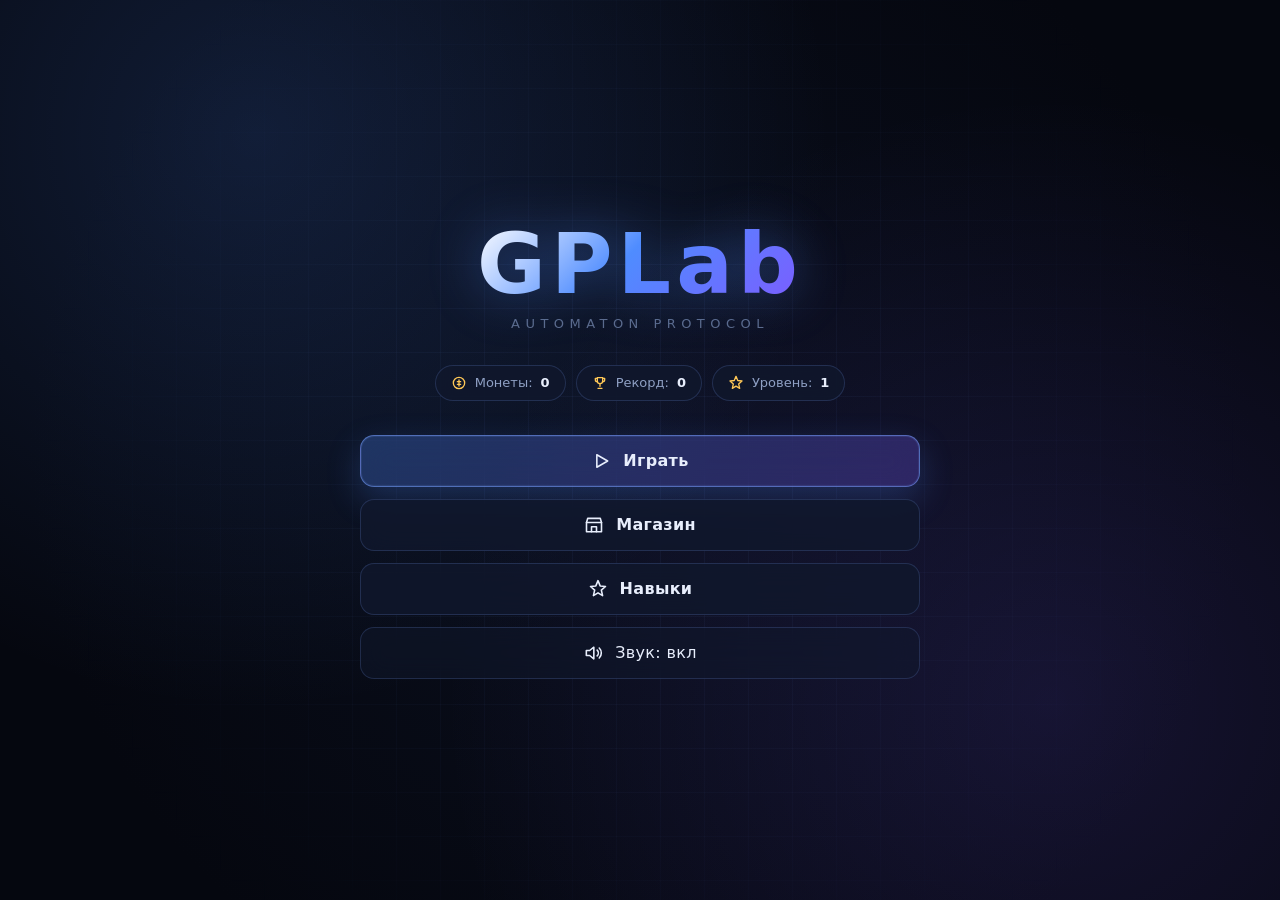
<file: game/index.html>
<!DOCTYPE html>
<html lang="ru">
<head>
<meta charset="UTF-8">
<meta name="viewport" content="width=device-width, initial-scale=1.0, maximum-scale=1.0, user-scalable=no">
<title>GPLab — Игра</title>
<link rel="stylesheet" href="css/style.css">
</head>
<body>

<!-- ============================================================
     БИБЛИОТЕКА ИКОНОК (SVG symbols)
     ============================================================ -->
<svg width="0" height="0" style="position:absolute" aria-hidden="true">
  <defs>
    <symbol id="i-play" viewBox="0 0 24 24"><path d="M7 4.5v15l13-7.5z"/></symbol>
    <symbol id="i-shop" viewBox="0 0 24 24"><path d="M3 9l1.5-5h15L21 9"/><path d="M3 9h18v11H3z"/><path d="M9 20v-6h6v6"/></symbol>
    <symbol id="i-skill" viewBox="0 0 24 24"><path d="M12 2l2.6 6.3L21 9l-5 4.4L17.5 20 12 16.6 6.5 20 8 13.4 3 9l6.4-.7z"/></symbol>
    <symbol id="i-sound-on" viewBox="0 0 24 24"><path d="M4 9v6h4l5 4V5L8 9H4z"/><path d="M17 8.5a5 5 0 010 7"/><path d="M19.5 6a8.5 8.5 0 010 12"/></symbol>
    <symbol id="i-sound-off" viewBox="0 0 24 24"><path d="M4 9v6h4l5 4V5L8 9H4z"/><path d="M17 9l5 6M22 9l-5 6"/></symbol>
    <symbol id="i-pause" viewBox="0 0 24 24"><path d="M8 5v14M16 5v14"/></symbol>
    <symbol id="i-home" viewBox="0 0 24 24"><path d="M3 11l9-8 9 8"/><path d="M5 10v10h14V10"/></symbol>
    <symbol id="i-restart" viewBox="0 0 24 24"><path d="M20 12a8 8 0 11-2.3-5.6"/><path d="M20 4v5h-5"/></symbol>
    <symbol id="i-coin" viewBox="0 0 24 24"><circle cx="12" cy="12" r="8.5"/><path d="M12 7.5v9M9.5 10h5M9.5 14h5"/></symbol>
    <symbol id="i-bolt" viewBox="0 0 24 24"><path d="M13 2L4 14h6l-1 8 9-12h-6z"/></symbol>
    <symbol id="i-star" viewBox="0 0 24 24"><path d="M12 2l2.6 6.3L21 9l-5 4.4L17.5 20 12 16.6 6.5 20 8 13.4 3 9l6.4-.7z"/></symbol>
    <symbol id="i-clock" viewBox="0 0 24 24"><circle cx="12" cy="12" r="9"/><path d="M12 7v5l3.5 2"/></symbol>
    <symbol id="i-skull" viewBox="0 0 24 24"><path d="M12 2a8 8 0 00-8 8c0 3 1.6 5.2 3 6.5V21h10v-4.5c1.4-1.3 3-3.5 3-6.5a8 8 0 00-8-8z"/><circle cx="9" cy="11" r="1.4"/><circle cx="15" cy="11" r="1.4"/><path d="M10 17h4"/></symbol>
    <symbol id="i-shield" viewBox="0 0 24 24"><path d="M12 2l8 3.5v6c0 5-3.4 8.8-8 10.5-4.6-1.7-8-5.5-8-10.5v-6z"/></symbol>
    <symbol id="i-magnet" viewBox="0 0 24 24"><path d="M6 3v9a6 6 0 0012 0V3"/><path d="M6 8h4M14 8h4"/></symbol>
    <symbol id="i-heart" viewBox="0 0 24 24"><path d="M12 20s-7-4.4-7-9.5A4.5 4.5 0 0112 7a4.5 4.5 0 017 3.5C19 15.6 12 20 12 20z"/></symbol>
    <symbol id="i-speed" viewBox="0 0 24 24"><path d="M4 18a8 8 0 1116 0"/><path d="M12 18l4-6"/></symbol>
    <symbol id="i-combo" viewBox="0 0 24 24"><path d="M4 18l4-8 4 5 4-9 4 12"/></symbol>
    <symbol id="i-regen" viewBox="0 0 24 24"><path d="M20 12a8 8 0 11-3-6.2"/><path d="M20 4v5h-5"/><path d="M12 9v6M9 12h6"/></symbol>
    <symbol id="i-dash" viewBox="0 0 24 24"><path d="M4 12h9"/><path d="M9 7l5 5-5 5"/><path d="M17 6v12"/></symbol>
    <symbol id="i-lock" viewBox="0 0 24 24"><rect x="5" y="10" width="14" height="10" rx="2"/><path d="M8 10V7a4 4 0 018 0v3"/></symbol>
    <symbol id="i-check" viewBox="0 0 24 24"><path d="M5 12.5l4.5 4.5L19 7"/></symbol>
    <symbol id="i-back" viewBox="0 0 24 24"><path d="M15 5l-7 7 7 7"/></symbol>
    <symbol id="i-trophy" viewBox="0 0 24 24"><path d="M8 4h8v5a4 4 0 01-8 0z"/><path d="M8 5H5v2a3 3 0 003 3M16 5h3v2a3 3 0 01-3 3"/><path d="M12 13v4M9 20h6"/></symbol>
    <symbol id="i-target" viewBox="0 0 24 24"><circle cx="12" cy="12" r="9"/><circle cx="12" cy="12" r="4.5"/><circle cx="12" cy="12" r="1"/></symbol>
  </defs>
</svg>

<div id="app">

  <!-- ============================================================
       ЭКРАН: ГЛАВНОЕ МЕНЮ
       ============================================================ -->
  <section class="screen active" id="screen-menu">
    <div class="menu-wrap">
      <div class="logo-block">
        <div class="logo-title">GPLab</div>
        <div class="logo-sub">Automaton Protocol</div>
      </div>

      <div class="menu-stats">
        <div class="stat-chip">
          <svg class="ico" viewBox="0 0 24 24"><use href="#i-coin"/></svg>
          <span>Монеты:</span><b id="menuCoins">0</b>
        </div>
        <div class="stat-chip">
          <svg class="ico" viewBox="0 0 24 24"><use href="#i-trophy"/></svg>
          <span>Рекорд:</span><b id="menuBest">0</b>
        </div>
        <div class="stat-chip">
          <svg class="ico" viewBox="0 0 24 24"><use href="#i-star"/></svg>
          <span>Уровень:</span><b id="menuLevel">1</b>
        </div>
      </div>

      <div class="menu-buttons">
        <button class="btn btn-primary" data-action="play">
          <svg class="ico" viewBox="0 0 24 24"><use href="#i-play"/></svg>
          Играть
        </button>
        <button class="btn" data-action="shop">
          <svg class="ico" viewBox="0 0 24 24"><use href="#i-shop"/></svg>
          Магазин
        </button>
        <button class="btn" data-action="skills">
          <svg class="ico" viewBox="0 0 24 24"><use href="#i-skill"/></svg>
          Навыки
        </button>
        <button class="btn btn-ghost" data-action="sound">
          <svg class="ico" id="menuSoundIco" viewBox="0 0 24 24"><use href="#i-sound-on"/></svg>
          <span id="menuSoundText">Звук: вкл</span>
        </button>
      </div>
    </div>
  </section>

  <!-- ============================================================
       ЭКРАН: МАГАЗИН
       ============================================================ -->
  <section class="screen" id="screen-shop">
    <div class="panel-screen">
      <div class="panel-head">
        <div class="panel-title">
          <svg class="ico" viewBox="0 0 24 24"><use href="#i-shop"/></svg>
          Магазин
        </div>
        <div style="display:flex;gap:10px;align-items:center">
          <div class="stat-chip">
            <svg class="ico" viewBox="0 0 24 24"><use href="#i-coin"/></svg>
            <b id="shopCoins">0</b>
          </div>
          <button class="btn btn-sm btn-ghost" data-action="back-menu">
            <svg class="ico" viewBox="0 0 24 24"><use href="#i-back"/></svg>
            Назад
          </button>
        </div>
      </div>
      <div class="panel-body">
        <div class="shop-grid" id="shopGrid"></div>
      </div>
    </div>
  </section>

  <!-- ============================================================
       ЭКРАН: НАВЫКИ
       ============================================================ -->
  <section class="screen" id="screen-skills">
    <div class="panel-screen">
      <div class="panel-head">
        <div class="panel-title">
          <svg class="ico" viewBox="0 0 24 24"><use href="#i-skill"/></svg>
          Навыки
        </div>
        <div style="display:flex;gap:10px;align-items:center">
          <div class="stat-chip">
            <svg class="ico" viewBox="0 0 24 24"><use href="#i-coin"/></svg>
            <b id="skillsCoins">0</b>
          </div>
          <button class="btn btn-sm btn-ghost" data-action="back-menu">
            <svg class="ico" viewBox="0 0 24 24"><use href="#i-back"/></svg>
            Назад
          </button>
        </div>
      </div>
      <div class="panel-body">
        <div class="skills-grid" id="skillsGrid"></div>
      </div>
    </div>
  </section>

  <!-- ============================================================
       ЭКРАН: ИГРА
       ============================================================ -->
  <section class="screen" id="screen-game">
    <canvas id="gameCanvas"></canvas>

    <div class="hud">
      <div class="hud-left">
        <div class="hud-stat gold">
          <svg class="ico" viewBox="0 0 24 24"><use href="#i-coin"/></svg>
          <span id="hudScore">0</span>
        </div>
        <div class="hud-stat">
          <svg class="ico" viewBox="0 0 24 24"><use href="#i-star"/></svg>
          <span id="hudLevel">1</span>
        </div>
        <div class="hud-stat">
          <svg class="ico" viewBox="0 0 24 24"><use href="#i-combo"/></svg>
          <span id="hudCombo">x1</span>
        </div>
      </div>
      <div class="hud-right">
        <div class="hud-stat">
          <svg class="ico" viewBox="0 0 24 24"><use href="#i-clock"/></svg>
          <span id="hudTime">0:00</span>
        </div>
        <button class="hud-btn" id="btnSound" title="Звук">
          <svg class="ico" id="hudSoundIco" viewBox="0 0 24 24"><use href="#i-sound-on"/></svg>
        </button>
        <button class="hud-btn" id="btnPause" title="Пауза">
          <svg class="ico" viewBox="0 0 24 24"><use href="#i-pause"/></svg>
        </button>
      </div>
    </div>

    <div class="energy-wrap">
      <div class="energy-label">
        <svg class="ico" viewBox="0 0 24 24"><use href="#i-bolt"/></svg>
        Энергия
      </div>
      <div class="energy-bar">
        <div class="energy-fill" id="energyFill"></div>
      </div>
    </div>

    <!-- Тач-управление (видно только на телефонах и планшетах) -->
    <div class="touch-controls" id="touchControls">
      <div class="stick" id="stick">
        <div class="stick-knob" id="stickKnob"></div>
      </div>
      <button class="dash-btn" id="dashBtn" aria-label="Рывок">
        <svg class="ico" viewBox="0 0 24 24"><use href="#i-dash"/></svg>
      </button>
    </div>

    <!-- Пауза -->
    <div class="overlay" id="overlayPause">
      <div class="overlay-card">
        <div class="overlay-title">Пауза</div>
        <div class="overlay-sub">Передохни. Игра ждёт.</div>
        <div class="overlay-actions">
          <button class="btn btn-primary" data-action="resume">
            <svg class="ico" viewBox="0 0 24 24"><use href="#i-play"/></svg>
            Продолжить
          </button>
          <button class="btn btn-ghost" data-action="restart">
            <svg class="ico" viewBox="0 0 24 24"><use href="#i-restart"/></svg>
            Заново
          </button>
          <button class="btn btn-ghost" data-action="back-menu">
            <svg class="ico" viewBox="0 0 24 24"><use href="#i-home"/></svg>
            В меню
          </button>
        </div>
      </div>
    </div>

    <!-- Смерть -->
    <div class="overlay" id="overlayDead">
      <div class="overlay-card">
        <div class="overlay-title dead">Конец</div>
        <div class="new-record" id="newRecord" style="display:none">Новый рекорд!</div>
        <div class="result-grid">
          <div class="result-item"><span>Очки</span><b id="resScore">0</b></div>
          <div class="result-item"><span>Уровень</span><b id="resLevel">1</b></div>
          <div class="result-item"><span>Время</span><b id="resTime">0:00</b></div>
          <div class="result-item"><span>Монеты</span><b id="resCoins">0</b></div>
        </div>
        <div class="overlay-actions">
          <button class="btn btn-primary" data-action="restart">
            <svg class="ico" viewBox="0 0 24 24"><use href="#i-restart"/></svg>
            Ещё раз
          </button>
          <button class="btn btn-ghost" data-action="back-menu">
            <svg class="ico" viewBox="0 0 24 24"><use href="#i-home"/></svg>
            В меню
          </button>
        </div>
      </div>
    </div>
  </section>

</div>

<div id="toasts"></div>

<script src="js/config.js"></script>
<script src="entities/bullets.js"></script>
<script src="js/app.js"></script>
<script src="game.js"></script>
</body>
</html>
</file>
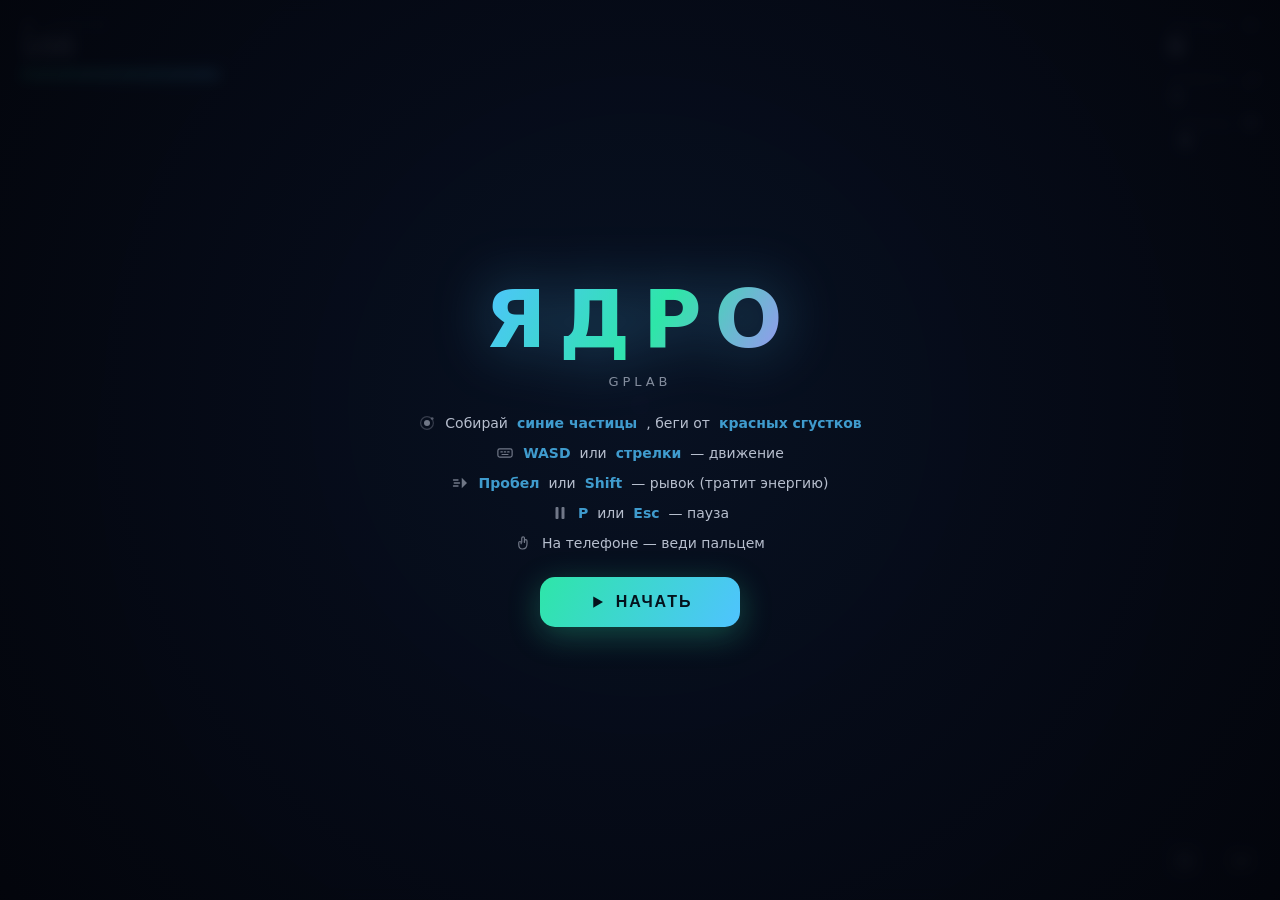
<file: game/gplab_game.html>
<!DOCTYPE html>
<html lang="ru">
<head>
<meta charset="UTF-8">
<meta name="viewport" content="width=device-width, initial-scale=1.0, user-scalable=no">
<title>Ядро — GPLab</title>
<style>
  * { margin: 0; padding: 0; box-sizing: border-box; }
  html, body {
    width: 100%; height: 100%; overflow: hidden;
    background: #05070f;
    font-family: 'Segoe UI', system-ui, -apple-system, sans-serif;
    color: #e8f0ff;
    touch-action: none;
    user-select: none;
    -webkit-user-select: none;
  }
  #wrap { position: relative; width: 100%; height: 100%; }
  canvas { display: block; width: 100%; height: 100%; }

  /* ---------- HUD ---------- */
  .hud {
    position: absolute; top: 0; left: 0; right: 0;
    padding: 16px 20px;
    display: flex; justify-content: space-between; align-items: flex-start;
    pointer-events: none;
    font-variant-numeric: tabular-nums;
    z-index: 5;
  }
  .hud-left { display: flex; flex-direction: column; gap: 10px; }
  .hud-right { display: flex; flex-direction: column; gap: 10px; align-items: flex-end; }

  .stat-row { display: flex; align-items: center; gap: 8px; }
  .stat { font-size: 11px; letter-spacing: 0.14em; text-transform: uppercase; opacity: 0.5; }
  .val { font-size: 26px; font-weight: 700; line-height: 1; }
  .val.small { font-size: 17px; }

  .icon {
    width: 18px; height: 18px; flex: 0 0 18px;
    display: inline-block;
    opacity: 0.85;
  }
  .icon.big { width: 22px; height: 22px; flex: 0 0 22px; }

  .bar {
    width: 200px; height: 9px; border-radius: 5px;
    background: rgba(255,255,255,0.08);
    overflow: hidden;
    box-shadow: inset 0 1px 2px rgba(0,0,0,0.5);
  }
  .bar-fill {
    height: 100%; width: 100%;
    background: linear-gradient(90deg, #2ee6a8, #4fc3ff);
    border-radius: 5px;
    transition: width 0.12s linear, background 0.3s;
    box-shadow: 0 0 12px rgba(79,195,255,0.55);
  }
  .bar-fill.low {
    background: linear-gradient(90deg, #ff5a5a, #ff9a3c);
    box-shadow: 0 0 12px rgba(255,90,90,0.6);
  }

  .combo {
    display: flex; align-items: center; gap: 6px;
    font-size: 15px; font-weight: 700; color: #ffd166;
    opacity: 0; transform: translateY(-4px);
    transition: opacity 0.2s, transform 0.2s;
    text-shadow: 0 0 14px rgba(255,209,102,0.65);
  }
  .combo.on { opacity: 1; transform: translateY(0); }

  /* ---------- кнопки ---------- */
  .corner-btns {
    position: absolute; right: 16px; bottom: 16px;
    display: flex; gap: 10px;
    z-index: 6;
  }
  .icon-btn {
    width: 46px; height: 46px; border-radius: 13px;
    background: rgba(255,255,255,0.06);
    border: 1px solid rgba(255,255,255,0.12);
    color: #e8f0ff; cursor: pointer;
    display: flex; align-items: center; justify-content: center;
    pointer-events: auto;
    transition: background 0.15s, transform 0.12s, border-color 0.15s;
    backdrop-filter: blur(8px);
  }
  .icon-btn:hover {
    background: rgba(255,255,255,0.14);
    border-color: rgba(79,195,255,0.5);
    transform: translateY(-2px);
  }
  .icon-btn:active { transform: translateY(0); }
  .icon-btn svg { width: 22px; height: 22px; }
  .icon-btn.off { opacity: 0.45; }

  /* ---------- оверлеи ---------- */
  .overlay {
    position: absolute; inset: 0;
    display: flex; flex-direction: column;
    align-items: center; justify-content: center;
    gap: 20px;
    background: radial-gradient(circle at 50% 45%, rgba(10,20,40,0.80), rgba(3,5,12,0.97));
    backdrop-filter: blur(7px);
    text-align: center;
    padding: 24px;
    z-index: 10;
    animation: fadeIn 0.28s ease-out;
  }
  .overlay.hidden { display: none; }

  @keyframes fadeIn {
    from { opacity: 0; }
    to { opacity: 1; }
  }
  @keyframes riseIn {
    from { opacity: 0; transform: translateY(14px); }
    to { opacity: 1; transform: translateY(0); }
  }
  .overlay > * { animation: riseIn 0.4s ease-out backwards; }
  .overlay > *:nth-child(2) { animation-delay: 0.05s; }
  .overlay > *:nth-child(3) { animation-delay: 0.1s; }
  .overlay > *:nth-child(4) { animation-delay: 0.15s; }
  .overlay > *:nth-child(5) { animation-delay: 0.2s; }

  .title {
    font-size: clamp(40px, 9vw, 80px);
    font-weight: 800;
    letter-spacing: 0.16em;
    background: linear-gradient(120deg, #4fc3ff, #2ee6a8 55%, #a78bfa);
    -webkit-background-clip: text; background-clip: text;
    -webkit-text-fill-color: transparent;
    filter: drop-shadow(0 0 30px rgba(79,195,255,0.4));
  }
  .subtitle {
    font-size: 13px; opacity: 0.55;
    letter-spacing: 0.3em; text-transform: uppercase;
    margin-top: -12px;
  }

  .hint {
    font-size: 14px; line-height: 2;
    opacity: 0.78;
    max-width: 480px;
    display: flex; flex-direction: column; gap: 2px;
  }
  .hint-row {
    display: flex; align-items: center; justify-content: center; gap: 9px;
  }
  .hint-row b { color: #4fc3ff; font-weight: 600; }
  .hint-row .icon { opacity: 0.6; }

  .btn {
    padding: 16px 48px;
    font-size: 16px; font-weight: 700; letter-spacing: 0.12em;
    text-transform: uppercase;
    color: #04121c;
    background: linear-gradient(120deg, #2ee6a8, #4fc3ff);
    border: none; border-radius: 15px;
    cursor: pointer;
    box-shadow: 0 8px 32px rgba(46,230,168,0.3);
    transition: transform 0.12s, box-shadow 0.12s;
    display: flex; align-items: center; gap: 10px;
  }
  .btn:hover { transform: translateY(-2px); box-shadow: 0 14px 42px rgba(46,230,168,0.45); }
  .btn:active { transform: translateY(0); }
  .btn svg { width: 18px; height: 18px; }

  .results {
    display: grid; grid-template-columns: auto auto; gap: 12px 40px;
    font-size: 16px;
    padding: 18px 28px;
    background: rgba(255,255,255,0.035);
    border: 1px solid rgba(255,255,255,0.08);
    border-radius: 16px;
  }
  .results .k {
    opacity: 0.55; text-align: right;
    display: flex; align-items: center; justify-content: flex-end; gap: 7px;
  }
  .results .v {
    font-weight: 700; text-align: left;
    font-variant-numeric: tabular-nums;
  }

  .record {
    font-size: 14px; font-weight: 700; color: #ffd166;
    letter-spacing: 0.14em; text-transform: uppercase;
    text-shadow: 0 0 20px rgba(255,209,102,0.6);
    display: flex; align-items: center; gap: 8px;
    animation: pulseGlow 1.6s ease-in-out infinite;
  }
  .record.hidden { display: none; }
  @keyframes pulseGlow {
    0%, 100% { opacity: 1; }
    50% { opacity: 0.6; }
  }

  .dead-title {
    font-size: clamp(30px, 7vw, 54px);
    font-weight: 800; letter-spacing: 0.12em;
    color: #ff6b6b;
    text-shadow: 0 0 34px rgba(255,107,107,0.45);
  }

  /* виньетка поверх канваса */
  .vignette {
    position: absolute; inset: 0;
    pointer-events: none;
    background: radial-gradient(circle at 50% 50%, transparent 45%, rgba(0,0,0,0.55) 100%);
    z-index: 4;
  }
</style>
</head>
<body>
<div id="wrap">
  <canvas id="game"></canvas>
  <div class="vignette"></div>

  <!-- библиотека иконок -->
  <svg width="0" height="0" style="position:absolute" aria-hidden="true">
    <defs>
      <symbol id="i-energy" viewBox="0 0 24 24">
        <path d="M13 2 4 14h6l-1 8 9-12h-6l1-8z" fill="currentColor"/>
      </symbol>
      <symbol id="i-particle" viewBox="0 0 24 24">
        <circle cx="12" cy="12" r="4" fill="currentColor"/>
        <circle cx="12" cy="12" r="8.5" fill="none" stroke="currentColor" stroke-width="1.6" opacity="0.45"/>
        <circle cx="19" cy="6" r="1.8" fill="currentColor" opacity="0.7"/>
      </symbol>
      <symbol id="i-level" viewBox="0 0 24 24">
        <path d="M4 20h3v-6H4v6zm6.5 0h3V9h-3v11zM17 20h3V4h-3v16z" fill="currentColor"/>
      </symbol>
      <symbol id="i-trophy" viewBox="0 0 24 24">
        <path d="M7 4h10v5a5 5 0 0 1-10 0V4z" fill="currentColor"/>
        <path d="M7 5H4v2a3 3 0 0 0 3 3M17 5h3v2a3 3 0 0 1-3 3" fill="none" stroke="currentColor" stroke-width="1.6"/>
        <path d="M11 14h2v4h-2zM8 20h8v1.6H8z" fill="currentColor"/>
      </symbol>
      <symbol id="i-sound-on" viewBox="0 0 24 24">
        <path d="M4 9v6h4l5 4V5L8 9H4z" fill="currentColor"/>
        <path d="M16.5 8.5a5 5 0 0 1 0 7M19 6a8.5 8.5 0 0 1 0 12" fill="none" stroke="currentColor" stroke-width="1.8" stroke-linecap="round"/>
      </symbol>
      <symbol id="i-sound-off" viewBox="0 0 24 24">
        <path d="M4 9v6h4l5 4V5L8 9H4z" fill="currentColor"/>
        <path d="M16.5 9.5l5 5m0-5l-5 5" fill="none" stroke="currentColor" stroke-width="1.8" stroke-linecap="round"/>
      </symbol>
      <symbol id="i-pause" viewBox="0 0 24 24">
        <rect x="6" y="4" width="4" height="16" rx="1.2" fill="currentColor"/>
        <rect x="14" y="4" width="4" height="16" rx="1.2" fill="currentColor"/>
      </symbol>
      <symbol id="i-play" viewBox="0 0 24 24">
        <path d="M7 4.5v15l13-7.5-13-7.5z" fill="currentColor"/>
      </symbol>
      <symbol id="i-dash" viewBox="0 0 24 24">
        <path d="M3 12h7M2 8h6M2 16h6" stroke="currentColor" stroke-width="1.8" stroke-linecap="round"/>
        <path d="M13 5l7 7-7 7V5z" fill="currentColor"/>
      </symbol>
      <symbol id="i-key" viewBox="0 0 24 24">
        <rect x="2.5" y="6.5" width="19" height="11" rx="2.5" fill="none" stroke="currentColor" stroke-width="1.6"/>
        <path d="M6.5 10.5h2M11 10.5h2M15.5 10.5h2M8 14h8" stroke="currentColor" stroke-width="1.5" stroke-linecap="round"/>
      </symbol>
      <symbol id="i-touch" viewBox="0 0 24 24">
        <path d="M9 11V5.5a1.8 1.8 0 0 1 3.6 0V11" fill="none" stroke="currentColor" stroke-width="1.6" stroke-linecap="round"/>
        <path d="M12.6 11V9.2a1.7 1.7 0 0 1 3.4 0V13c0 4-2.4 7-6 7s-5-2.6-5-6v-2.4a1.6 1.6 0 0 1 3.2 0V13" fill="none" stroke="currentColor" stroke-width="1.6" stroke-linecap="round"/>
      </symbol>
      <symbol id="i-clock" viewBox="0 0 24 24">
        <circle cx="12" cy="12" r="8.5" fill="none" stroke="currentColor" stroke-width="1.7"/>
        <path d="M12 7.5V12l3 2" fill="none" stroke="currentColor" stroke-width="1.7" stroke-linecap="round"/>
      </symbol>
      <symbol id="i-skull" viewBox="0 0 24 24">
        <path d="M12 3a7 7 0 0 0-7 7v3l2 1.5V18h10v-3.5L19 13v-3a7 7 0 0 0-7-7z" fill="currentColor"/>
        <circle cx="9.2" cy="11" r="1.7" fill="#05070f"/>
        <circle cx="14.8" cy="11" r="1.7" fill="#05070f"/>
      </symbol>
    </defs>
  </svg>

  <div class="hud">
    <div class="hud-left">
      <div>
        <div class="stat-row">
          <svg class="icon"><use href="#i-energy"/></svg>
          <span class="stat">Энергия</span>
        </div>
        <div class="val" id="energyVal">100</div>
      </div>
      <div class="bar"><div class="bar-fill" id="energyBar"></div></div>
      <div class="combo" id="comboVal">
        <svg class="icon"><use href="#i-particle"/></svg>
        <span id="comboText">x1</span>
      </div>
    </div>
    <div class="hud-right">
      <div>
        <div class="stat-row" style="justify-content:flex-end">
          <span class="stat">Частицы</span>
          <svg class="icon"><use href="#i-particle"/></svg>
        </div>
        <div class="val" id="scoreVal">0</div>
      </div>
      <div>
        <div class="stat-row" style="justify-content:flex-end">
          <span class="stat">Уровень</span>
          <svg class="icon"><use href="#i-level"/></svg>
        </div>
        <div class="val small" id="levelVal">1</div>
      </div>
      <div>
        <div class="stat-row" style="justify-content:flex-end">
          <span class="stat">Рекорд</span>
          <svg class="icon"><use href="#i-trophy"/></svg>
        </div>
        <div class="val small" id="bestVal">0</div>
      </div>
    </div>
  </div>

  <div class="corner-btns">
    <button class="icon-btn" id="pauseBtn" title="Пауза (P)">
      <svg><use href="#i-pause"/></svg>
    </button>
    <button class="icon-btn" id="muteBtn" title="Звук">
      <svg><use href="#i-sound-on"/></svg>
    </button>
  </div>

  <div class="overlay" id="startScreen">
    <div class="title">ЯДРО</div>
    <div class="subtitle">GPLab</div>
    <div class="hint">
      <div class="hint-row">
        <svg class="icon"><use href="#i-particle"/></svg>
        Собирай <b>синие частицы</b>, беги от <b>красных сгустков</b>
      </div>
      <div class="hint-row">
        <svg class="icon"><use href="#i-key"/></svg>
        <b>WASD</b> или <b>стрелки</b> — движение
      </div>
      <div class="hint-row">
        <svg class="icon"><use href="#i-dash"/></svg>
        <b>Пробел</b> или <b>Shift</b> — рывок (тратит энергию)
      </div>
      <div class="hint-row">
        <svg class="icon"><use href="#i-pause"/></svg>
        <b>P</b> или <b>Esc</b> — пауза
      </div>
      <div class="hint-row">
        <svg class="icon"><use href="#i-touch"/></svg>
        На телефоне — веди пальцем
      </div>
    </div>
    <button class="btn" id="startBtn">
      <svg><use href="#i-play"/></svg>
      Начать
    </button>
  </div>

  <div class="overlay hidden" id="pauseScreen">
    <div class="title" style="font-size:clamp(30px,7vw,54px)">ПАУЗА</div>
    <button class="btn" id="resumeBtn">
      <svg><use href="#i-play"/></svg>
      Продолжить
    </button>
  </div>

  <div class="overlay hidden" id="deadScreen">
    <svg style="width:52px;height:52px;color:#ff6b6b;opacity:0.85"><use href="#i-skull"/></svg>
    <div class="dead-title">ЯДРО ПОГАСЛО</div>
    <div class="record hidden" id="recordVal">
      <svg class="icon"><use href="#i-trophy"/></svg>
      Новый рекорд
    </div>
    <div class="results">
      <div class="k"><svg class="icon"><use href="#i-particle"/></svg>Частицы</div>
      <div class="v" id="finalScore">0</div>
      <div class="k"><svg class="icon"><use href="#i-level"/></svg>Уровень</div>
      <div class="v" id="finalLevel">1</div>
      <div class="k"><svg class="icon"><use href="#i-clock"/></svg>Время</div>
      <div class="v" id="finalTime">0с</div>
      <div class="k"><svg class="icon"><use href="#i-trophy"/></svg>Рекорд</div>
      <div class="v" id="finalBest">0</div>
    </div>
    <button class="btn" id="retryBtn">
      <svg><use href="#i-play"/></svg>
      Ещё раз
    </button>
  </div>
</div>

<script src="game.js"></script>
</body>
</html>
</file>
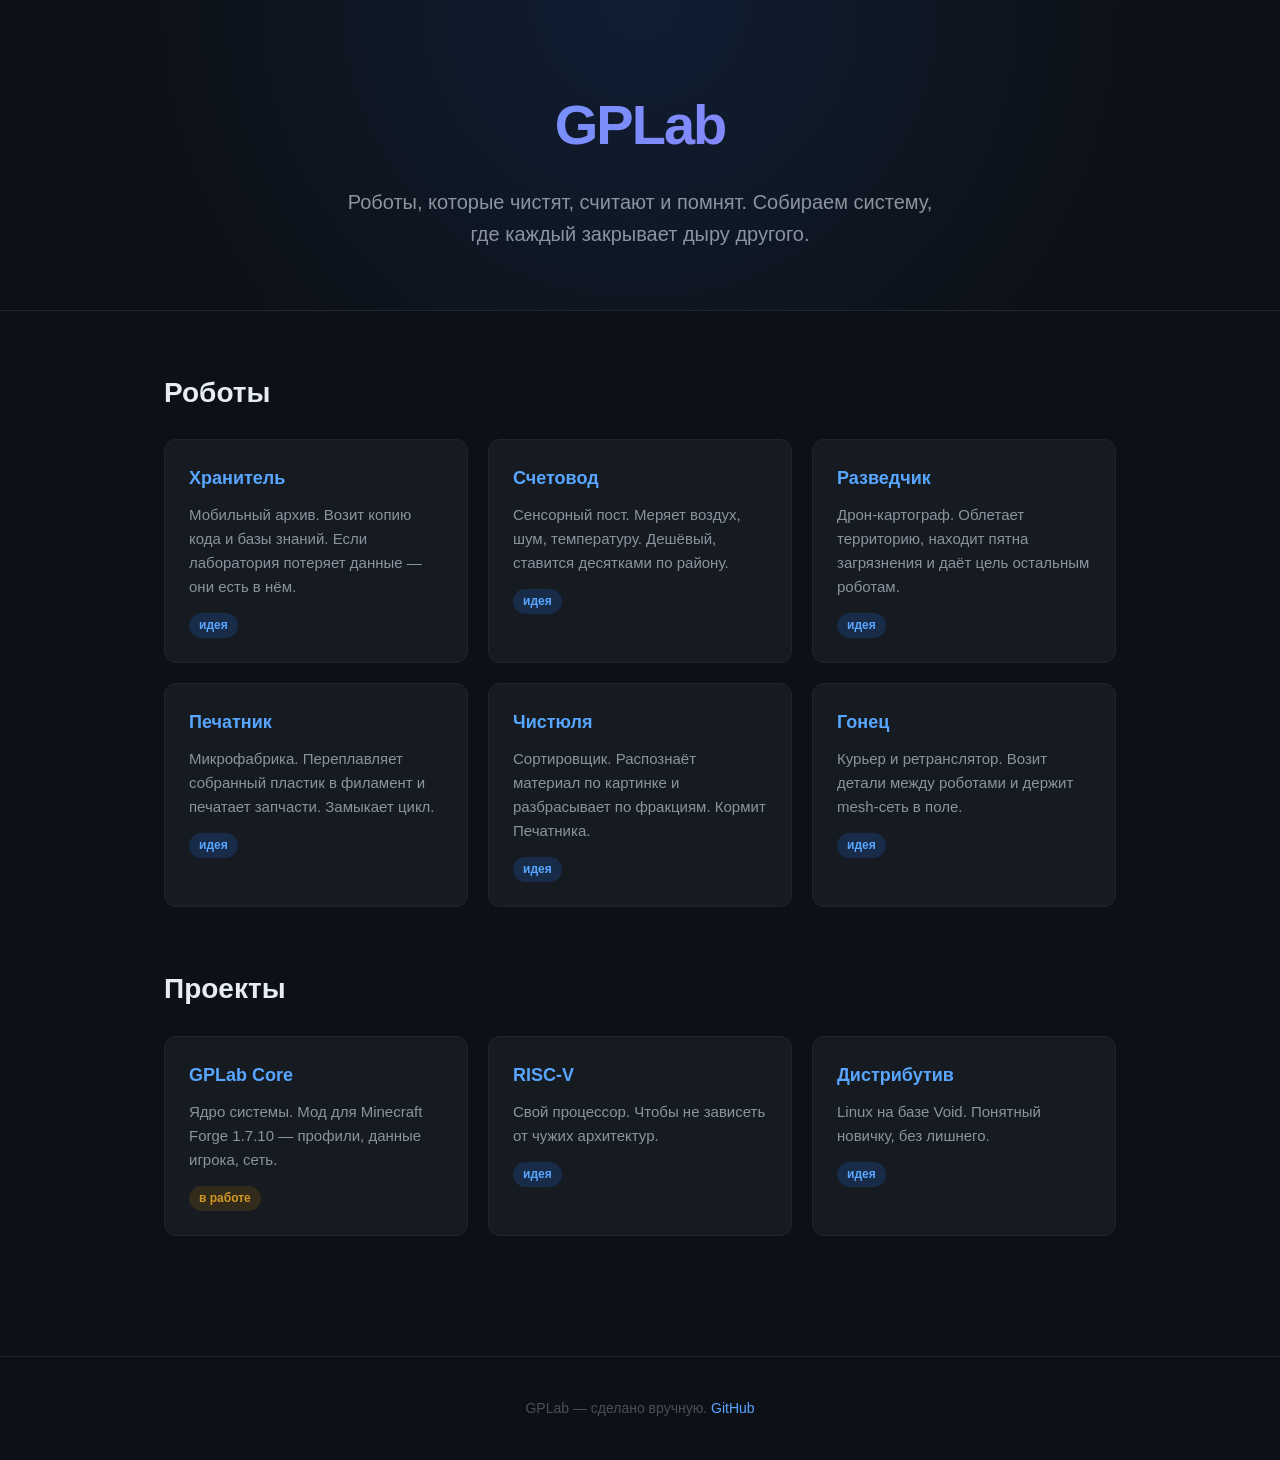
<file: game/site.html>
<!DOCTYPE html>
<html lang="ru">
<head>
<meta charset="UTF-8">
<meta name="viewport" content="width=device-width, initial-scale=1.0">
<title>GPLab</title>
<style>
  * { margin: 0; padding: 0; box-sizing: border-box; }

  body {
    font-family: -apple-system, "Segoe UI", Roboto, sans-serif;
    background: #0d1117;
    color: #e6edf3;
    line-height: 1.6;
  }

  header {
    padding: 80px 24px 60px;
    text-align: center;
    background: radial-gradient(circle at 50% 0%, #1f6feb22, transparent 70%);
    border-bottom: 1px solid #21262d;
  }

  h1 {
    font-size: 56px;
    font-weight: 800;
    letter-spacing: -2px;
    background: linear-gradient(135deg, #58a6ff, #a371f7);
    -webkit-background-clip: text;
    -webkit-text-fill-color: transparent;
    background-clip: text;
  }

  .tagline {
    margin-top: 16px;
    font-size: 20px;
    color: #8b949e;
    max-width: 600px;
    margin-left: auto;
    margin-right: auto;
  }

  main {
    max-width: 1000px;
    margin: 0 auto;
    padding: 60px 24px;
  }

  h2 {
    font-size: 28px;
    margin-bottom: 24px;
    color: #e6edf3;
  }

  .grid {
    display: grid;
    grid-template-columns: repeat(auto-fit, minmax(260px, 1fr));
    gap: 20px;
    margin-bottom: 60px;
  }

  .card {
    background: #161b22;
    border: 1px solid #21262d;
    border-radius: 12px;
    padding: 24px;
    transition: transform 0.2s, border-color 0.2s;
  }

  .card:hover {
    transform: translateY(-4px);
    border-color: #58a6ff;
  }

  .card h3 {
    font-size: 18px;
    margin-bottom: 10px;
    color: #58a6ff;
  }

  .card p {
    font-size: 15px;
    color: #8b949e;
  }

  .status {
    display: inline-block;
    font-size: 12px;
    padding: 3px 10px;
    border-radius: 20px;
    margin-top: 14px;
    font-weight: 600;
  }

  .status.done { background: #23863633; color: #3fb950; }
  .status.wip  { background: #9e6a0333; color: #d29922; }
  .status.idea { background: #1f6feb33; color: #58a6ff; }

  footer {
    text-align: center;
    padding: 40px 24px;
    color: #484f58;
    font-size: 14px;
    border-top: 1px solid #21262d;
  }

  a { color: #58a6ff; text-decoration: none; }
  a:hover { text-decoration: underline; }
</style>
</head>
<body>

<header>
  <h1>GPLab</h1>
  <p class="tagline">Роботы, которые чистят, считают и помнят. Собираем систему, где каждый закрывает дыру другого.</p>
</header>

<main>

  <h2>Роботы</h2>
  <div class="grid">

    <div class="card">
      <h3>Хранитель</h3>
      <p>Мобильный архив. Возит копию кода и базы знаний. Если лаборатория потеряет данные — они есть в нём.</p>
      <span class="status idea">идея</span>
    </div>

    <div class="card">
      <h3>Счетовод</h3>
      <p>Сенсорный пост. Меряет воздух, шум, температуру. Дешёвый, ставится десятками по району.</p>
      <span class="status idea">идея</span>
    </div>

    <div class="card">
      <h3>Разведчик</h3>
      <p>Дрон-картограф. Облетает территорию, находит пятна загрязнения и даёт цель остальным роботам.</p>
      <span class="status idea">идея</span>
    </div>

    <div class="card">
      <h3>Печатник</h3>
      <p>Микрофабрика. Переплавляет собранный пластик в филамент и печатает запчасти. Замыкает цикл.</p>
      <span class="status idea">идея</span>
    </div>

    <div class="card">
      <h3>Чистюля</h3>
      <p>Сортировщик. Распознаёт материал по картинке и разбрасывает по фракциям. Кормит Печатника.</p>
      <span class="status idea">идея</span>
    </div>

    <div class="card">
      <h3>Гонец</h3>
      <p>Курьер и ретранслятор. Возит детали между роботами и держит mesh-сеть в поле.</p>
      <span class="status idea">идея</span>
    </div>

  </div>

  <h2>Проекты</h2>
  <div class="grid">

    <div class="card">
      <h3>GPLab Core</h3>
      <p>Ядро системы. Мод для Minecraft Forge 1.7.10 — профили, данные игрока, сеть.</p>
      <span class="status wip">в работе</span>
    </div>

    <div class="card">
      <h3>RISC-V</h3>
      <p>Свой процессор. Чтобы не зависеть от чужих архитектур.</p>
      <span class="status idea">идея</span>
    </div>

    <div class="card">
      <h3>Дистрибутив</h3>
      <p>Linux на базе Void. Понятный новичку, без лишнего.</p>
      <span class="status idea">идея</span>
    </div>

  </div>

</main>

<footer>
  GPLab — сделано вручную. <a href="#">GitHub</a>
</footer>

</body>
</html>
</file>
<file: game/css/style.css>
/* ============================================================
   GPLab — стили игры
   Структура: переменные -> база -> меню -> игра -> магазин -> навыки
   ============================================================ */

/* ---------- Переменные ---------- */
:root {
  --bg-0: #05070f;
  --bg-1: #0a0f1e;
  --bg-2: #111a33;
  --panel: rgba(16, 24, 45, 0.82);
  --panel-solid: #101828;
  --border: rgba(120, 160, 255, 0.18);
  --border-strong: rgba(120, 160, 255, 0.42);

  --text: #e8eefc;
  --text-dim: #8fa0c4;
  --text-mute: #5b6b8c;

  --accent: #4f8cff;
  --accent-2: #7c5cff;
  --accent-glow: rgba(79, 140, 255, 0.45);

  --gold: #ffc857;
  --gold-glow: rgba(255, 200, 87, 0.4);
  --danger: #ff5c72;
  --danger-glow: rgba(255, 92, 114, 0.4);
  --success: #4ade80;

  --radius: 14px;
  --radius-sm: 9px;
  --radius-lg: 22px;

  --shadow: 0 18px 50px rgba(0, 0, 0, 0.55);
  --shadow-sm: 0 6px 18px rgba(0, 0, 0, 0.35);

  --font: "Segoe UI", "Inter", system-ui, -apple-system, sans-serif;
  --mono: "JetBrains Mono", "Consolas", monospace;

  --ease: cubic-bezier(0.22, 1, 0.36, 1);
}

/* ---------- База ---------- */
* {
  margin: 0;
  padding: 0;
  box-sizing: border-box;
}

html, body {
  height: 100%;
  overflow: hidden;
}

body {
  font-family: var(--font);
  color: var(--text);
  background: var(--bg-0);
  -webkit-font-smoothing: antialiased;
  user-select: none;
}

#app {
  position: relative;
  width: 100vw;
  height: 100vh;
  overflow: hidden;
}

/* Фоновая сетка + свечение */
#app::before {
  content: "";
  position: absolute;
  inset: 0;
  background:
    radial-gradient(circle at 20% 15%, rgba(79, 140, 255, 0.16), transparent 45%),
    radial-gradient(circle at 82% 78%, rgba(124, 92, 255, 0.14), transparent 48%),
    radial-gradient(circle at 50% 50%, var(--bg-1), var(--bg-0) 78%);
  z-index: 0;
}

#app::after {
  content: "";
  position: absolute;
  inset: 0;
  background-image:
    linear-gradient(rgba(120, 160, 255, 0.05) 1px, transparent 1px),
    linear-gradient(90deg, rgba(120, 160, 255, 0.05) 1px, transparent 1px);
  background-size: 44px 44px;
  mask-image: radial-gradient(circle at 50% 50%, #000 20%, transparent 78%);
  -webkit-mask-image: radial-gradient(circle at 50% 50%, #000 20%, transparent 78%);
  z-index: 0;
  pointer-events: none;
}

/* ---------- Экраны ---------- */
.screen {
  position: absolute;
  inset: 0;
  z-index: 1;
  display: none;
  flex-direction: column;
  align-items: center;
  justify-content: center;
  padding: 24px;
}

.screen.active {
  display: flex;
  animation: screenIn 0.42s var(--ease) both;
}

@keyframes screenIn {
  from { opacity: 0; transform: translateY(14px) scale(0.985); }
  to   { opacity: 1; transform: translateY(0) scale(1); }
}

/* ---------- Главное меню ---------- */
.menu-wrap {
  display: flex;
  flex-direction: column;
  align-items: center;
  gap: 34px;
  width: min(560px, 92vw);
}

.logo-block {
  text-align: center;
  position: relative;
}

.logo-title {
  font-size: clamp(46px, 9vw, 84px);
  font-weight: 900;
  letter-spacing: 0.06em;
  line-height: 1;
  background: linear-gradient(135deg, #ffffff 0%, var(--accent) 45%, var(--accent-2) 100%);
  -webkit-background-clip: text;
  background-clip: text;
  color: transparent;
  filter: drop-shadow(0 0 26px var(--accent-glow));
  animation: logoPulse 4.5s ease-in-out infinite;
}

@keyframes logoPulse {
  0%, 100% { filter: drop-shadow(0 0 22px var(--accent-glow)); }
  50%      { filter: drop-shadow(0 0 40px rgba(124, 92, 255, 0.55)); }
}

.logo-sub {
  margin-top: 10px;
  font-size: 13px;
  letter-spacing: 0.42em;
  text-transform: uppercase;
  color: var(--text-mute);
}

.menu-buttons {
  display: flex;
  flex-direction: column;
  gap: 12px;
  width: 100%;
}

/* ---------- Кнопки ---------- */
.btn {
  position: relative;
  display: flex;
  align-items: center;
  justify-content: center;
  gap: 12px;
  padding: 15px 22px;
  font-family: inherit;
  font-size: 16px;
  font-weight: 600;
  letter-spacing: 0.02em;
  color: var(--text);
  background: var(--panel);
  border: 1px solid var(--border);
  border-radius: var(--radius);
  cursor: pointer;
  overflow: hidden;
  backdrop-filter: blur(14px);
  -webkit-backdrop-filter: blur(14px);
  transition: transform 0.18s var(--ease), border-color 0.18s, box-shadow 0.18s, background 0.18s;
}

.btn::before {
  content: "";
  position: absolute;
  inset: 0;
  background: linear-gradient(120deg, transparent 30%, rgba(255, 255, 255, 0.14) 50%, transparent 70%);
  transform: translateX(-120%);
  transition: transform 0.55s var(--ease);
}

.btn:hover {
  transform: translateY(-2px);
  border-color: var(--border-strong);
  box-shadow: 0 10px 30px rgba(79, 140, 255, 0.22);
}

.btn:hover::before {
  transform: translateX(120%);
}

.btn:active {
  transform: translateY(0) scale(0.985);
}

.btn .ico {
  width: 20px;
  height: 20px;
  flex: 0 0 20px;
  stroke: currentColor;
  fill: none;
  stroke-width: 1.9;
  stroke-linecap: round;
  stroke-linejoin: round;
}

.btn-primary {
  background: linear-gradient(135deg, rgba(79, 140, 255, 0.28), rgba(124, 92, 255, 0.28));
  border-color: rgba(120, 160, 255, 0.55);
  box-shadow: 0 0 0 1px rgba(120, 160, 255, 0.12) inset, 0 12px 34px rgba(79, 140, 255, 0.24);
}

.btn-primary:hover {
  box-shadow: 0 0 0 1px rgba(120, 160, 255, 0.2) inset, 0 16px 42px rgba(79, 140, 255, 0.36);
}

.btn-ghost {
  background: rgba(16, 24, 45, 0.5);
  font-weight: 500;
}

.btn-danger {
  border-color: rgba(255, 92, 114, 0.4);
  color: #ffd7dd;
}

.btn-danger:hover {
  border-color: rgba(255, 92, 114, 0.75);
  box-shadow: 0 10px 30px var(--danger-glow);
}

.btn:disabled {
  opacity: 0.42;
  cursor: not-allowed;
  transform: none;
  box-shadow: none;
}

.btn-sm {
  padding: 9px 15px;
  font-size: 13px;
  border-radius: var(--radius-sm);
}

.btn-sm .ico {
  width: 16px;
  height: 16px;
  flex-basis: 16px;
}

/* ---------- Верхняя панель меню ---------- */
.menu-stats {
  display: flex;
  gap: 10px;
  flex-wrap: wrap;
  justify-content: center;
}

.stat-chip {
  display: flex;
  align-items: center;
  gap: 8px;
  padding: 9px 15px;
  background: var(--panel);
  border: 1px solid var(--border);
  border-radius: 999px;
  font-size: 13px;
  color: var(--text-dim);
  backdrop-filter: blur(12px);
}

.stat-chip .ico {
  width: 16px;
  height: 16px;
  stroke: var(--gold);
  fill: none;
  stroke-width: 2;
  stroke-linecap: round;
  stroke-linejoin: round;
}

.stat-chip b {
  color: var(--text);
  font-weight: 700;
  font-variant-numeric: tabular-nums;
}

/* ---------- Панели (магазин, навыки) ---------- */
.panel-screen {
  width: min(980px, 96vw);
  max-height: 92vh;
  display: flex;
  flex-direction: column;
  gap: 18px;
}

.panel-head {
  display: flex;
  align-items: center;
  justify-content: space-between;
  gap: 16px;
  flex-wrap: wrap;
}

.panel-title {
  display: flex;
  align-items: center;
  gap: 12px;
  font-size: 26px;
  font-weight: 800;
  letter-spacing: 0.01em;
}

.panel-title .ico {
  width: 26px;
  height: 26px;
  stroke: var(--accent);
  fill: none;
  stroke-width: 1.9;
  stroke-linecap: round;
  stroke-linejoin: round;
}

.panel-body {
  flex: 1;
  overflow-y: auto;
  padding: 4px;
  display: grid;
  gap: 14px;
}

.panel-body::-webkit-scrollbar {
  width: 8px;
}

.panel-body::-webkit-scrollbar-thumb {
  background: rgba(120, 160, 255, 0.25);
  border-radius: 99px;
}

.panel-body::-webkit-scrollbar-track {
  background: transparent;
}

/* ---------- Карточки магазина ---------- */
.shop-grid {
  display: grid;
  grid-template-columns: repeat(auto-fill, minmax(230px, 1fr));
  gap: 14px;
}

.card {
  position: relative;
  display: flex;
  flex-direction: column;
  gap: 10px;
  padding: 18px;
  background: var(--panel);
  border: 1px solid var(--border);
  border-radius: var(--radius);
  backdrop-filter: blur(14px);
  transition: transform 0.2s var(--ease), border-color 0.2s, box-shadow 0.2s;
}

.card:hover {
  transform: translateY(-3px);
  border-color: var(--border-strong);
  box-shadow: var(--shadow-sm);
}

.card-icon {
  width: 46px;
  height: 46px;
  display: grid;
  place-items: center;
  border-radius: 12px;
  background: linear-gradient(135deg, rgba(79, 140, 255, 0.2), rgba(124, 92, 255, 0.2));
  border: 1px solid var(--border);
}

.card-icon .ico {
  width: 34px;
  height: 34px;
  stroke: var(--accent);
  fill: none;
  stroke-width: 1.9;
  stroke-linecap: round;
  stroke-linejoin: round;
}

.card-name {
  font-size: 16px;
  font-weight: 700;
}

.card-desc {
  font-size: 13px;
  line-height: 1.5;
  color: var(--text-dim);
  flex: 1;
}

.card-foot {
  display: flex;
  align-items: center;
  justify-content: space-between;
  gap: 10px;
  margin-top: 4px;
}

.price {
  display: flex;
  align-items: center;
  gap: 6px;
  font-weight: 700;
  color: var(--gold);
  font-variant-numeric: tabular-nums;
}

.price .ico {
  width: 16px;
  height: 16px;
  stroke: var(--gold);
  fill: none;
  stroke-width: 2;
  stroke-linecap: round;
  stroke-linejoin: round;
}

.card.owned {
  border-color: rgba(74, 222, 128, 0.4);
}

.card.owned .card-icon {
  background: linear-gradient(135deg, rgba(74, 222, 128, 0.2), rgba(74, 222, 128, 0.1));
}

.card.owned .card-icon .ico {
  stroke: var(--success);
}

.badge-owned {
  position: absolute;
  top: 12px;
  right: 12px;
  padding: 3px 9px;
  font-size: 11px;
  font-weight: 700;
  letter-spacing: 0.06em;
  text-transform: uppercase;
  color: var(--success);
  background: rgba(74, 222, 128, 0.14);
  border: 1px solid rgba(74, 222, 128, 0.35);
  border-radius: 999px;
}

/* ---------- Дерево навыков ---------- */
.skills-grid {
  display: grid;
  grid-template-columns: repeat(auto-fill, minmax(260px, 1fr));
  gap: 14px;
}

.skill-card {
  position: relative;
  display: flex;
  flex-direction: column;
  gap: 12px;
  padding: 18px;
  background: var(--panel);
  border: 1px solid var(--border);
  border-radius: var(--radius);
  backdrop-filter: blur(14px);
  transition: transform 0.2s var(--ease), border-color 0.2s, box-shadow 0.2s;
}

.skill-card:hover {
  transform: translateY(-3px);
  border-color: var(--border-strong);
  box-shadow: var(--shadow-sm);
}

.skill-top {
  display: flex;
  align-items: center;
  gap: 12px;
}

.skill-icon {
  width: 42px;
  height: 42px;
  flex: 0 0 42px;
  display: grid;
  place-items: center;
  border-radius: 11px;
  background: linear-gradient(135deg, rgba(124, 92, 255, 0.22), rgba(79, 140, 255, 0.16));
  border: 1px solid var(--border);
}

.skill-icon .ico {
  width: 30px;
  height: 30px;
  stroke: var(--accent-2);
  fill: none;
  stroke-width: 1.9;
  stroke-linecap: round;
  stroke-linejoin: round;
}

.skill-name {
  font-size: 15px;
  font-weight: 700;
}

.skill-lvl {
  font-size: 12px;
  color: var(--text-mute);
  font-variant-numeric: tabular-nums;
}

.skill-desc {
  font-size: 13px;
  line-height: 1.5;
  color: var(--text-dim);
}

.skill-bar {
  height: 7px;
  border-radius: 99px;
  background: rgba(120, 160, 255, 0.12);
  overflow: hidden;
}

.skill-bar-fill {
  height: 100%;
  width: 0%;
  border-radius: 99px;
  background: linear-gradient(90deg, var(--accent), var(--accent-2));
  box-shadow: 0 0 12px var(--accent-glow);
  transition: width 0.4s var(--ease);
}

.skill-foot {
  display: flex;
  align-items: center;
  justify-content: space-between;
  gap: 10px;
}

.skill-max {
  font-size: 12px;
  font-weight: 700;
  letter-spacing: 0.06em;
  text-transform: uppercase;
  color: var(--gold);
}

/* ---------- Экран игры ---------- */
#screen-game {
  padding: 0;
  justify-content: flex-start;
}

.hud {
  position: absolute;
  top: 0;
  left: 0;
  right: 0;
  z-index: 5;
  display: flex;
  align-items: flex-start;
  justify-content: space-between;
  gap: 14px;
  padding: 16px 20px;
  pointer-events: none;
}

.hud-left,
.hud-right {
  display: flex;
  align-items: center;
  gap: 10px;
  pointer-events: auto;
}

.hud-stat {
  display: flex;
  align-items: center;
  gap: 8px;
  padding: 8px 14px;
  background: rgba(10, 15, 30, 0.72);
  border: 1px solid var(--border);
  border-radius: 999px;
  backdrop-filter: blur(12px);
  font-size: 14px;
  font-weight: 600;
  font-variant-numeric: tabular-nums;
}

.hud-stat .ico {
  width: 17px;
  height: 17px;
  stroke: var(--accent);
  fill: none;
  stroke-width: 2;
  stroke-linecap: round;
  stroke-linejoin: round;
}

.hud-stat.gold .ico { stroke: var(--gold); }
.hud-stat.danger .ico { stroke: var(--danger); }

.hud-btn {
  width: 40px;
  height: 40px;
  display: grid;
  place-items: center;
  background: rgba(10, 15, 30, 0.72);
  border: 1px solid var(--border);
  border-radius: 11px;
  cursor: pointer;
  backdrop-filter: blur(12px);
  transition: border-color 0.18s, background 0.18s, transform 0.18s;
}

.hud-btn:hover {
  border-color: var(--border-strong);
  background: rgba(20, 30, 55, 0.85);
  transform: translateY(-1px);
}

.hud-btn .ico {
  width: 19px;
  height: 19px;
  stroke: var(--text-dim);
  fill: none;
  stroke-width: 2;
  stroke-linecap: round;
  stroke-linejoin: round;
}

.hud-btn:hover .ico {
  stroke: var(--text);
}

/* Полоса энергии */
.energy-wrap {
  position: absolute;
  left: 20px;
  bottom: 20px;
  z-index: 5;
  width: min(260px, 40vw);
  display: flex;
  flex-direction: column;
  gap: 6px;
}

.energy-label {
  display: flex;
  align-items: center;
  gap: 7px;
  font-size: 12px;
  font-weight: 600;
  letter-spacing: 0.08em;
  text-transform: uppercase;
  color: var(--text-mute);
}

.energy-label .ico {
  width: 14px;
  height: 14px;
  stroke: var(--accent);
  fill: none;
  stroke-width: 2;
  stroke-linecap: round;
  stroke-linejoin: round;
}

.energy-bar {
  height: 9px;
  border-radius: 99px;
  background: rgba(10, 15, 30, 0.8);
  border: 1px solid var(--border);
  overflow: hidden;
}

.energy-fill {
  height: 100%;
  width: 100%;
  border-radius: 99px;
  background: linear-gradient(90deg, var(--accent), var(--accent-2));
  box-shadow: 0 0 14px var(--accent-glow);
  transition: width 0.12s linear, background 0.3s;
}

.energy-fill.low {
  background: linear-gradient(90deg, var(--danger), #ff8a5c);
  box-shadow: 0 0 14px var(--danger-glow);
}

/* Канвас */
#gameCanvas {
  position: absolute;
  inset: 0;
  width: 100%;
  height: 100%;
  display: block;
  z-index: 2;
}

/* Оверлеи (пауза, смерть) */
.overlay {
  position: absolute;
  inset: 0;
  z-index: 10;
  display: none;
  flex-direction: column;
  align-items: center;
  justify-content: center;
  gap: 22px;
  padding: 24px;
  background: rgba(5, 7, 15, 0.78);
  backdrop-filter: blur(10px);
  -webkit-backdrop-filter: blur(10px);
}

.overlay.active {
  display: flex;
  animation: overlayIn 0.32s var(--ease) both;
}

@keyframes overlayIn {
  from { opacity: 0; }
  to   { opacity: 1; }
}

.overlay-card {
  display: flex;
  flex-direction: column;
  align-items: center;
  gap: 18px;
  width: min(440px, 92vw);
  padding: 32px 28px;
  background: var(--panel);
  border: 1px solid var(--border-strong);
  border-radius: var(--radius-lg);
  box-shadow: var(--shadow);
  animation: cardRise 0.42s var(--ease) both;
}

@keyframes cardRise {
  from { opacity: 0; transform: translateY(20px) scale(0.96); }
  to   { opacity: 1; transform: translateY(0) scale(1); }
}

.overlay-title {
  font-size: 30px;
  font-weight: 900;
  letter-spacing: 0.02em;
  text-align: center;
}

.overlay-title.dead {
  color: var(--danger);
  text-shadow: 0 0 30px var(--danger-glow);
}

.overlay-sub {
  font-size: 14px;
  color: var(--text-dim);
  text-align: center;
}

.result-grid {
  display: grid;
  grid-template-columns: repeat(2, 1fr);
  gap: 10px;
  width: 100%;
}

.result-item {
  display: flex;
  flex-direction: column;
  gap: 4px;
  padding: 12px 14px;
  background: rgba(10, 15, 30, 0.6);
  border: 1px solid var(--border);
  border-radius: var(--radius-sm);
}

.result-item span {
  font-size: 11px;
  letter-spacing: 0.08em;
  text-transform: uppercase;
  color: var(--text-mute);
}

.result-item b {
  font-size: 20px;
  font-weight: 800;
  font-variant-numeric: tabular-nums;
}

.overlay-actions {
  display: flex;
  flex-direction: column;
  gap: 10px;
  width: 100%;
}

.new-record {
  padding: 7px 16px;
  font-size: 12px;
  font-weight: 800;
  letter-spacing: 0.1em;
  text-transform: uppercase;
  color: var(--gold);
  background: rgba(255, 200, 87, 0.12);
  border: 1px solid rgba(255, 200, 87, 0.4);
  border-radius: 999px;
  box-shadow: 0 0 24px var(--gold-glow);
  animation: recordPulse 1.6s ease-in-out infinite;
}

@keyframes recordPulse {
  0%, 100% { box-shadow: 0 0 20px var(--gold-glow); }
  50%      { box-shadow: 0 0 36px rgba(255, 200, 87, 0.65); }
}

/* ---------- Тосты ---------- */
#toasts {
  position: fixed;
  bottom: 24px;
  left: 50%;
  transform: translateX(-50%);
  z-index: 100;
  display: flex;
  flex-direction: column;
  gap: 8px;
  align-items: center;
  pointer-events: none;
}

.toast {
  padding: 11px 20px;
  font-size: 14px;
  font-weight: 600;
  color: var(--text);
  background: var(--panel-solid);
  border: 1px solid var(--border-strong);
  border-radius: 999px;
  box-shadow: var(--shadow-sm);
  animation: toastIn 0.3s var(--ease) both;
}

.toast.ok { border-color: rgba(74, 222, 128, 0.5); color: #d6ffe4; }
.toast.err { border-color: rgba(255, 92, 114, 0.5); color: #ffd7dd; }

@keyframes toastIn {
  from { opacity: 0; transform: translateY(14px); }
  to   { opacity: 1; transform: translateY(0); }
}

/* ---------- Адаптив ---------- */
@media (max-width: 640px) {
  .panel-title { font-size: 21px; }
  .hud { padding: 12px; }
  .hud-stat { padding: 7px 11px; font-size: 13px; }
  .energy-wrap { left: 12px; bottom: 12px; }
  .overlay-card { padding: 24px 20px; }
  .overlay-title { font-size: 24px; }
  .result-grid { grid-template-columns: 1fr; }
}

/* ============================================================
   ТАЧ-УПРАВЛЕНИЕ (джойстик + рывок)
   Показывается только на устройствах с грубым указателем (телефон/планшет)
   ============================================================ */

.touch-controls {
  position: absolute;
  inset: 0;
  z-index: 6;
  display: none;
  pointer-events: none;
}

/* Стик — левый нижний угол */
.stick {
  position: absolute;
  left: 26px;
  bottom: 26px;
  width: 132px;
  height: 132px;
  border-radius: 50%;
  background: radial-gradient(circle at 50% 50%, rgba(79, 140, 255, 0.12), rgba(10, 15, 30, 0.55) 70%);
  border: 2px solid rgba(120, 160, 255, 0.28);
  box-shadow: 0 0 26px rgba(79, 140, 255, 0.18) inset, 0 8px 24px rgba(0, 0, 0, 0.4);
  backdrop-filter: blur(8px);
  -webkit-backdrop-filter: blur(8px);
  pointer-events: auto;
  touch-action: none;
}

.stick-knob {
  position: absolute;
  top: 50%;
  left: 50%;
  width: 58px;
  height: 58px;
  margin: -29px 0 0 -29px;
  border-radius: 50%;
  background: linear-gradient(135deg, rgba(79, 140, 255, 0.85), rgba(124, 92, 255, 0.85));
  border: 2px solid rgba(200, 220, 255, 0.55);
  box-shadow: 0 0 22px var(--accent-glow), 0 4px 14px rgba(0, 0, 0, 0.45);
  transition: transform 0.06s linear;
  will-change: transform;
}

/* Кнопка рывка — правый нижний угол */
.dash-btn {
  position: absolute;
  right: 30px;
  bottom: 34px;
  width: 96px;
  height: 96px;
  display: grid;
  place-items: center;
  border-radius: 50%;
  font-family: inherit;
  font-size: 13px;
  font-weight: 800;
  letter-spacing: 0.08em;
  text-transform: uppercase;
  color: #eaf1ff;
  background: radial-gradient(circle at 50% 40%, rgba(255, 200, 87, 0.28), rgba(10, 15, 30, 0.6) 72%);
  border: 2px solid rgba(255, 200, 87, 0.45);
  box-shadow: 0 0 24px var(--gold-glow), 0 8px 22px rgba(0, 0, 0, 0.42);
  backdrop-filter: blur(8px);
  -webkit-backdrop-filter: blur(8px);
  pointer-events: auto;
  touch-action: none;
  cursor: pointer;
  transition: transform 0.1s var(--ease), box-shadow 0.18s, border-color 0.18s, opacity 0.18s;
}

.dash-btn:active,
.dash-btn.pressed {
  transform: scale(0.93);
  border-color: rgba(255, 200, 87, 0.85);
  box-shadow: 0 0 34px rgba(255, 200, 87, 0.7), 0 4px 14px rgba(0, 0, 0, 0.5);
}

.dash-btn:disabled,
.dash-btn.cooling {
  opacity: 0.4;
  box-shadow: none;
  cursor: default;
}

/* Показываем тач-управление только на сенсорных экранах */
@media (pointer: coarse) {
  .touch-controls {
    display: block;
  }

  /* На телефоне полоса энергии не мешает джойстику — поднимаем её */
  .energy-wrap {
    left: 50%;
    transform: translateX(-50%);
    bottom: 14px;
    width: min(220px, 56vw);
  }
}

/* Ландшафт на телефоне — компактнее */
@media (pointer: coarse) and (max-height: 480px) {
  .stick {
    width: 108px;
    height: 108px;
    left: 18px;
    bottom: 18px;
  }

  .stick-knob {
    width: 48px;
    height: 48px;
    margin: -24px 0 0 -24px;
  }

  .dash-btn {
    width: 78px;
    height: 78px;
    right: 20px;
    bottom: 22px;
    font-size: 11px;
  }

  .energy-wrap {
    bottom: 10px;
  }
}
</file>
